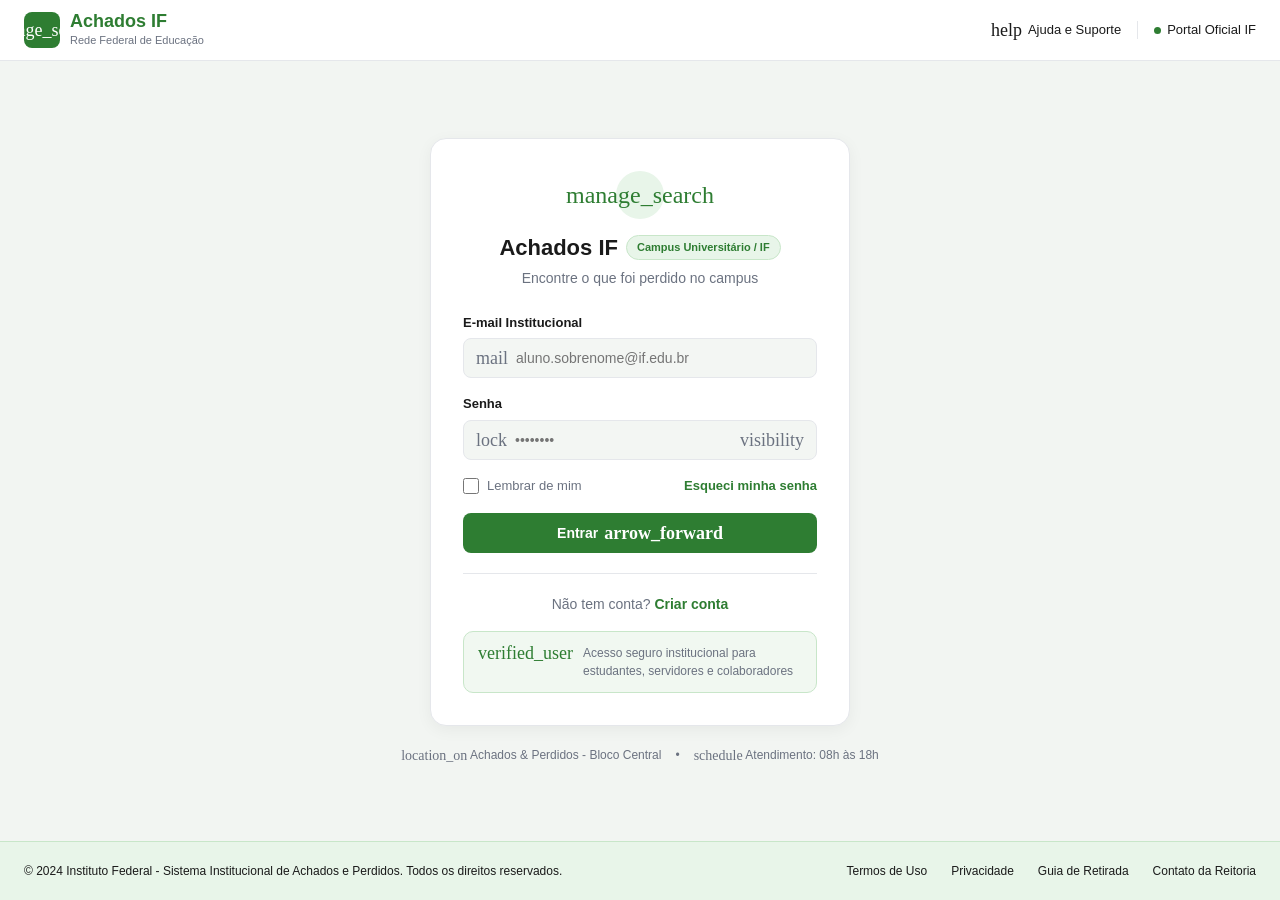
<file: achados-if/index.html>
<!DOCTYPE html>
<html lang="pt-BR">
<head>
    <meta charset="UTF-8">
    <!-- Página de entrada: redireciona direto para o login -->
    <meta http-equiv="refresh" content="0; url=login.html">
    <title>Achados IF</title>
</head>
<body>
    <p>Redirecionando para o <a href="login.html">login</a>...</p>
</body>
</html>
</file>
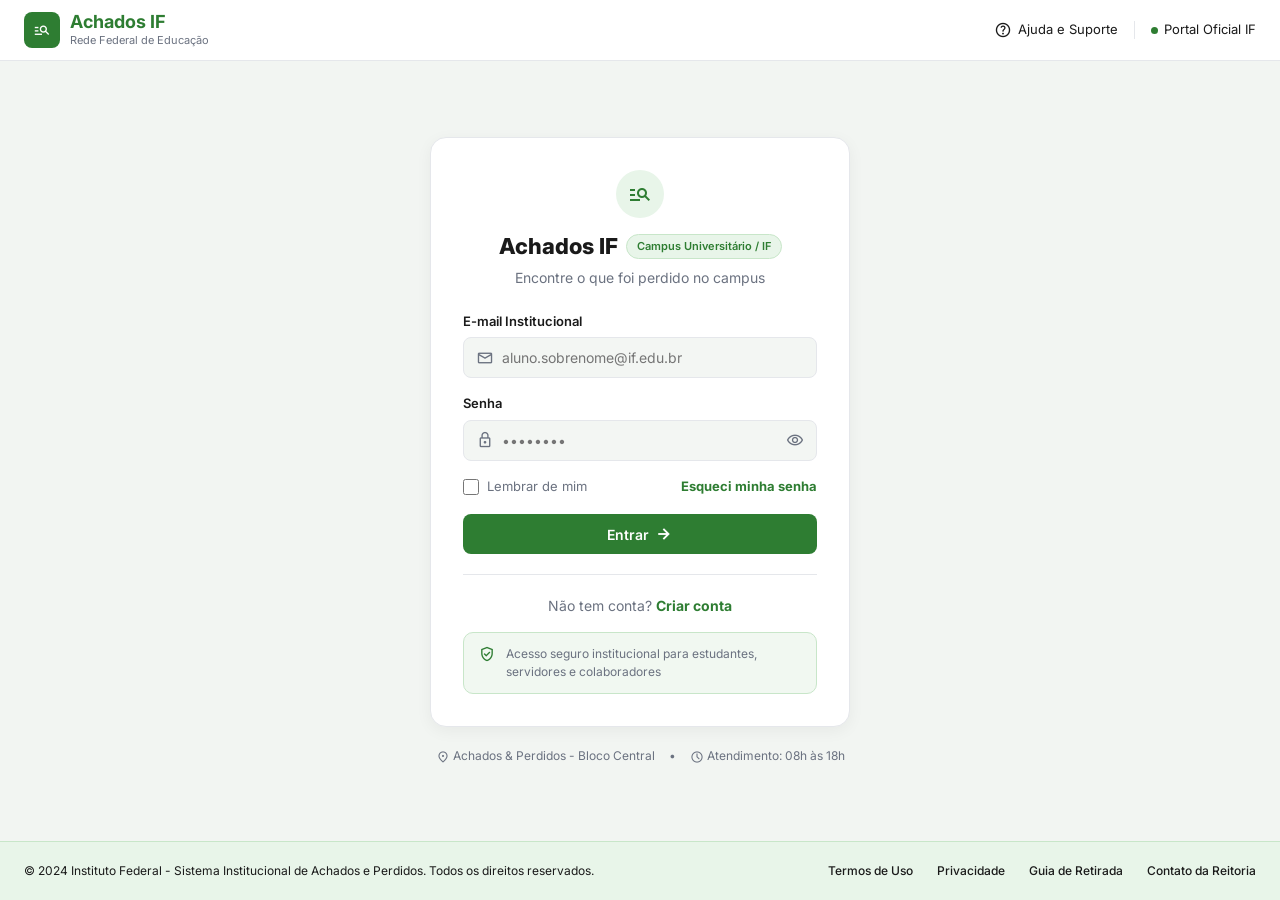
<file: achados-if/cadastrar-item.html>
<!DOCTYPE html>
<html lang="pt-BR">
<head>
    <meta charset="UTF-8">
    <meta name="viewport" content="width=device-width, initial-scale=1.0">
    <title>Cadastrar item - Achados IF</title>

    <!-- Fonte Inter e ícones do Google -->
    <link rel="stylesheet" href="https://fonts.googleapis.com/css2?family=Inter:wght@400;500;600;700;800&display=swap">
    <link rel="stylesheet" href="https://fonts.googleapis.com/css2?family=Material+Symbols+Outlined">

    <link rel="stylesheet" href="css/global.css">
    <link rel="stylesheet" href="css/cadastrar-item.css">
</head>
<body>

    <!-- ===== CABEÇALHO DO SISTEMA ===== -->
    <header class="cabecalho-sistema">
        <div class="logo">
            <div class="logo-icone"><span class="icone">manage_search</span></div>
            <div>
                <p class="logo-nome">Achados IF</p>
                <p class="logo-subtitulo">Rede Federal de Educação</p>
            </div>
        </div>

        <nav class="menu">
            <a href="inicio.html">Início</a>
            <a href="meus-itens.html">Meus itens</a>
            <a href="cadastrar-item.html" class="ativo">Cadastrar item</a>
        </nav>

        <div class="usuario">
            <div class="usuario-campus">
                <span class="icone">school</span> Campus Central - Aluno
            </div>
            <span class="usuario-avatar">AL</span>
            <a href="login.html"><span class="icone">logout</span> Sair</a>
        </div>
    </header>

    <!-- ===== CONTEÚDO PRINCIPAL ===== -->
    <main class="conteudo">

        <!-- Caminho da página + botão voltar -->
        <div class="caminho-barra">
            <p class="caminho">
                <a href="inicio.html"><span class="icone">home</span> Início</a>
                /
                <strong>Registrar novo pertence</strong>
            </p>
            <a href="inicio.html" class="botao botao-contorno botao-pequeno">
                <span class="icone">arrow_back</span> Voltar para listagem
            </a>
        </div>

        <section class="cartao cartao-formulario">

            <!-- Título do formulário -->
            <div class="formulario-topo">
                <h1><span class="formulario-icone"><span class="icone">add_box</span></span> <span id="titulo-pagina">Cadastrar item</span></h1>
                <p>Preencha as informações detalhadas para ajudar a comunidade a encontrar ou devolver este pertence no campus.</p>
            </div>

            <form id="form-item">

                <!-- Escolha da situação: Perdi / Achei -->
                <p class="rotulo">Selecione a situação do item <span class="obrigatorio">*</span></p>
                <div class="situacoes">
                    <label class="situacao">
                        <input type="radio" name="situacao" value="perdido">
                        <span class="situacao-icone situacao-laranja"><span class="icone">search</span></span>
                        <span>
                            <strong>Perdi um item</strong>
                            <small>Estou procurando algo que perdi no campus e quero alertar a comunidade.</small>
                        </span>
                    </label>

                    <label class="situacao">
                        <input type="radio" name="situacao" value="encontrado" checked>
                        <span class="situacao-icone"><span class="icone">front_hand</span></span>
                        <span>
                            <strong>Achei um item</strong>
                            <small>Encontrei um pertence e quero registrar para devolução segura ao proprietário.</small>
                        </span>
                    </label>
                </div>

                <hr class="linha">

                <div class="campo">
                    <label for="titulo">Título do item <span class="obrigatorio">*</span></label>
                    <input type="text" id="titulo" class="entrada"
                        placeholder="ex.: Garrafa térmica azul com adesivo, Chaveiro com 3 chaves, Calculadora Casio fx-82MS">
                </div>

                <div class="campos-lado-a-lado">
                    <div class="campo">
                        <label for="categoria">Categoria <span class="obrigatorio">*</span></label>
                        <select id="categoria" class="entrada">
                            <option value="">Selecione uma categoria</option>
                            <option>Eletrônicos</option>
                            <option>Documentos</option>
                            <option>Roupas</option>
                            <option>Material escolar</option>
                            <option>Outros</option>
                        </select>
                    </div>

                    <div class="campo">
                        <label for="data">Data do ocorrido / encontro <span class="obrigatorio">*</span></label>
                        <input type="date" id="data" class="entrada">
                    </div>
                </div>

                <div class="campo">
                    <label for="local">Local no Campus <span class="obrigatorio">*</span></label>
                    <input type="text" id="local" class="entrada"
                        placeholder="ex.: Biblioteca Central - mesas individuais, Bloco B Sala 12, Cantina/Pátio Central">
                    <small class="campo-ajuda">Inclua detalhes como bloco, andar, sala ou ponto de referência específico.</small>
                </div>

                <div class="campo">
                    <label for="descricao">Descrição detalhada <span class="obrigatorio">*</span></label>
                    <textarea id="descricao" class="entrada" rows="4"
                        placeholder="Descreva características marcantes, marcas, arranhões, cor exata, tamanho, adesivos colados ou qualquer detalhe específico que comprove a titularidade na hora da retirada..."></textarea>
                </div>

                <!-- Envio de foto -->
                <div class="campo">
                    <label>Foto do item <small class="recomendado">(Recomendado)</small></label>
                    <div class="envio-foto">
                        <span class="envio-icone"><span class="icone">photo_camera</span></span>
                        <strong>Arraste ou clique para enviar uma foto</strong>
                        <p id="texto-foto">Formatos aceitos: JPG, PNG até 1MB. Fotos nítidas facilitam muito a identificação do dono.</p>
                        <label for="foto" class="botao botao-contorno botao-pequeno">
                            <span class="icone">upload_file</span> Selecionar arquivo do dispositivo
                        </label>
                        <input type="file" id="foto" accept="image/png, image/jpeg" hidden>
                    </div>
                </div>

                <!-- Orientações -->
                <div class="aviso aviso-orientacoes">
                    <span class="formulario-icone"><span class="icone">shield</span></span>
                    <p>
                        <strong>Orientações de Segurança Institucional</strong>
                        Pertences de alto valor ou documentos pessoais encontrados devem ser entregues preferencialmente na
                        Central de Achados e Perdidos (Bloco Central, Sala 104). Nossa equipe emitirá um protocolo seguro de custódia.
                    </p>
                </div>

                <hr class="linha">

                <!-- Botões finais -->
                <div class="formulario-botoes">
                    <a href="inicio.html" class="botao botao-contorno">Cancelar</a>
                    <button type="submit" class="botao botao-principal"><span class="icone">check_circle</span> Salvar</button>
                </div>
            </form>
        </section>
    </main>

    <!-- ===== RODAPÉ ===== -->
    <footer class="rodape">
        <div>
            <p class="rodape-titulo">Instituto Federal de Educação, Ciência e Tecnologia</p>
            <p>© 2024 Instituto Federal - Sistema Institucional de Achados e Perdidos. Todos os direitos reservados.</p>
        </div>
        <nav class="rodape-links">
            <a href="#">Termos de Uso</a>
            <a href="#">Privacidade</a>
            <a href="#">Guia de Retirada</a>
            <a href="#">Contato da Reitoria</a>
        </nav>
    </footer>

    <!-- JavaScript: primeiro o comum (usado por todas as páginas), depois o da página -->
    <script src="js/comum.js"></script>
    <script src="js/cadastrar-item.js"></script>

</body>
</html>
</file>
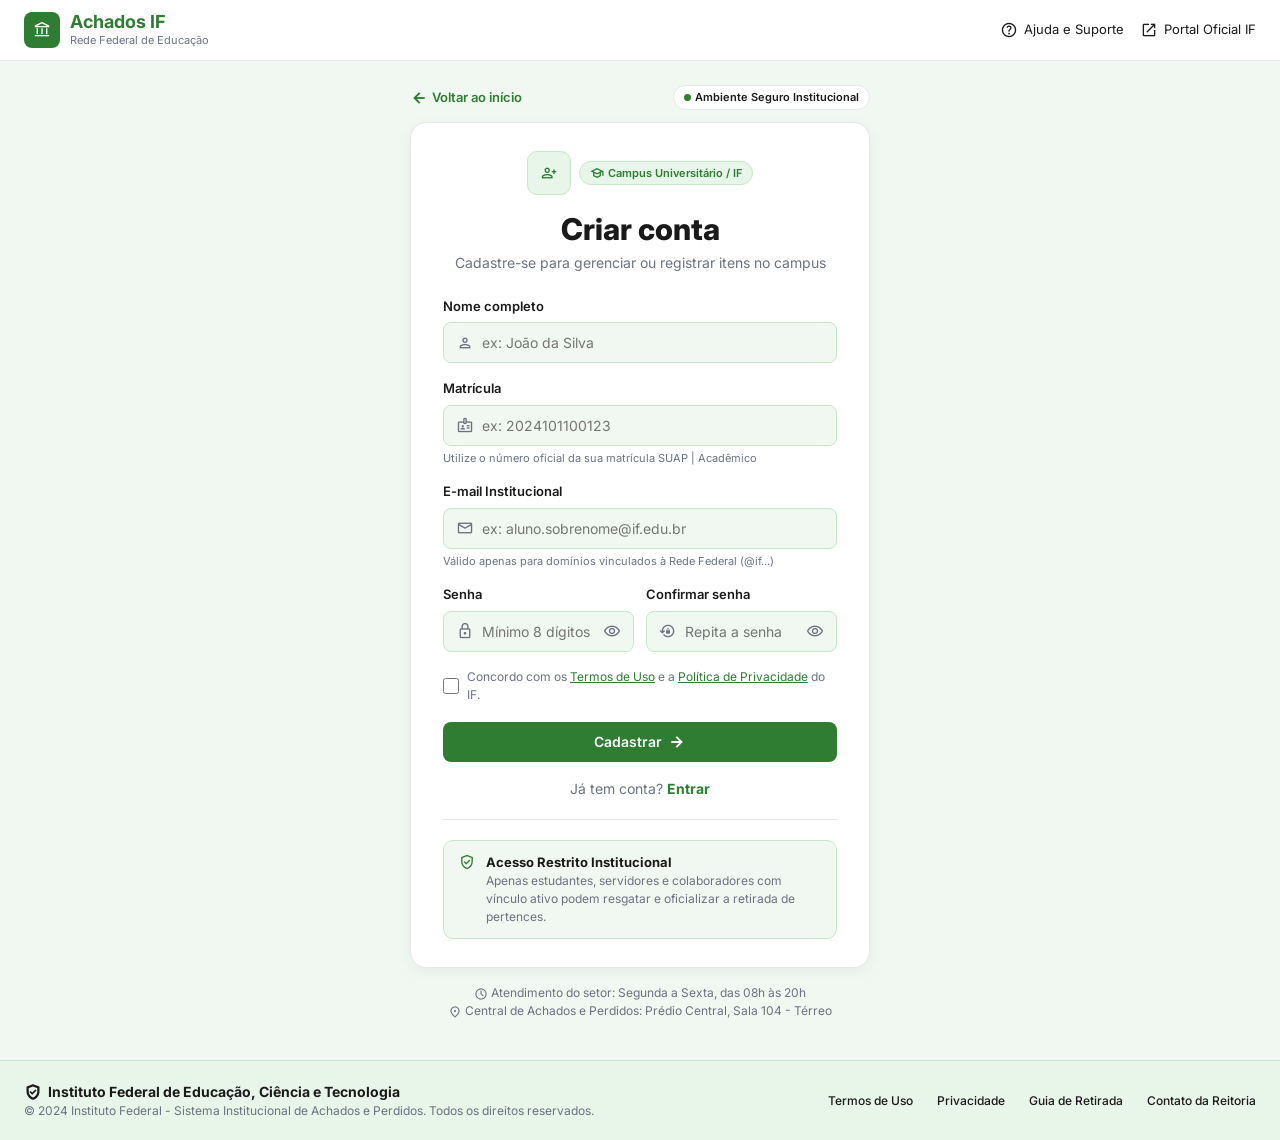
<file: achados-if/cadastro.html>
<!DOCTYPE html>
<html lang="pt-BR">
<head>
    <meta charset="UTF-8">
    <meta name="viewport" content="width=device-width, initial-scale=1.0">
    <title>Criar conta - Achados IF</title>

    <!-- Fonte Inter e ícones do Google -->
    <link rel="stylesheet" href="https://fonts.googleapis.com/css2?family=Inter:wght@400;500;600;700;800&display=swap">
    <link rel="stylesheet" href="https://fonts.googleapis.com/css2?family=Material+Symbols+Outlined">

    <link rel="stylesheet" href="css/global.css">
    <link rel="stylesheet" href="css/cadastro.css">
</head>
<body>

    <!-- ===== CABEÇALHO ===== -->
    <header class="cabecalho-publico">
        <div class="logo">
            <div class="logo-icone"><span class="icone">account_balance</span></div>
            <div>
                <p class="logo-nome">Achados IF</p>
                <p class="logo-subtitulo">Rede Federal de Educação</p>
            </div>
        </div>

        <nav class="cabecalho-links">
            <a href="#"><span class="icone">help</span> Ajuda e Suporte</a>
            <a href="#"><span class="icone">open_in_new</span> Portal Oficial IF</a>
        </nav>
    </header>

    <!-- ===== CONTEÚDO PRINCIPAL ===== -->
    <main class="conteudo area-cadastro">

        <!-- Linha acima do cartão -->
        <div class="cadastro-barra">
            <a href="login.html" class="voltar"><span class="icone">arrow_back</span> Voltar ao início</a>
            <span class="etiqueta etiqueta-branca"><span class="ponto-verde"></span> Ambiente Seguro Institucional</span>
        </div>

        <section class="cartao cartao-cadastro">

            <!-- Topo do cartão -->
            <div class="cadastro-topo">
                <div class="cadastro-icones">
                    <div class="cadastro-icone"><span class="icone">person_add</span></div>
                    <span class="etiqueta"><span class="icone">school</span> Campus Universitário / IF</span>
                </div>
                <h1 class="cadastro-titulo">Criar conta</h1>
                <p class="cadastro-subtitulo">Cadastre-se para gerenciar ou registrar itens no campus</p>
            </div>

            <!-- Formulário de cadastro -->
            <form action="inicio.html">

                <div class="campo">
                    <label for="nome">Nome completo</label>
                    <div class="campo-caixa">
                        <span class="icone">person</span>
                        <input type="text" id="nome" placeholder="ex: João da Silva">
                    </div>
                </div>

                <div class="campo">
                    <label for="matricula">Matrícula</label>
                    <div class="campo-caixa">
                        <span class="icone">badge</span>
                        <input type="text" id="matricula" placeholder="ex: 2024101100123">
                    </div>
                    <small class="campo-ajuda">Utilize o número oficial da sua matrícula SUAP | Acadêmico</small>
                </div>

                <div class="campo">
                    <label for="email">E-mail Institucional</label>
                    <div class="campo-caixa">
                        <span class="icone">mail</span>
                        <input type="email" id="email" placeholder="ex: aluno.sobrenome@if.edu.br">
                    </div>
                    <small class="campo-ajuda">Válido apenas para domínios vinculados à Rede Federal (@if...)</small>
                </div>

                <!-- Senha e confirmação lado a lado -->
                <div class="campos-lado-a-lado">
                    <div class="campo">
                        <label for="senha">Senha</label>
                        <div class="campo-caixa">
                            <span class="icone">lock</span>
                            <input type="password" id="senha" placeholder="Mínimo 8 dígitos">
                            <span class="icone">visibility</span>
                        </div>
                    </div>

                    <div class="campo">
                        <label for="confirmar-senha">Confirmar senha</label>
                        <div class="campo-caixa">
                            <span class="icone">lock_reset</span>
                            <input type="password" id="confirmar-senha" placeholder="Repita a senha">
                            <span class="icone">visibility</span>
                        </div>
                    </div>
                </div>

                <label class="termos">
                    <input type="checkbox" id="termos">
                    <span>Concordo com os <a href="#">Termos de Uso</a> e a <a href="#">Política de Privacidade</a> do IF.</span>
                </label>

                <button type="submit" class="botao botao-principal botao-largo">
                    Cadastrar <span class="icone">arrow_forward</span>
                </button>
            </form>

            <p class="texto-centro">Já tem conta? <a href="login.html"><strong>Entrar</strong></a></p>

            <hr class="linha">

            <div class="aviso">
                <span class="icone">verified_user</span>
                <p>
                    <strong>Acesso Restrito Institucional</strong>
                    Apenas estudantes, servidores e colaboradores com vínculo ativo podem
                    resgatar e oficializar a retirada de pertences.
                </p>
            </div>
        </section>

        <!-- Informações abaixo do cartão -->
        <div class="cadastro-info">
            <p><span class="icone">schedule</span> Atendimento do setor: Segunda a Sexta, das 08h às 20h</p>
            <p><span class="icone">location_on</span> Central de Achados e Perdidos: Prédio Central, Sala 104 - Térreo</p>
        </div>
    </main>

    <!-- ===== RODAPÉ ===== -->
    <footer class="rodape">
        <div>
            <p class="rodape-titulo"><span class="icone">verified_user</span> Instituto Federal de Educação, Ciência e Tecnologia</p>
            <p>© 2024 Instituto Federal - Sistema Institucional de Achados e Perdidos. Todos os direitos reservados.</p>
        </div>
        <nav class="rodape-links">
            <a href="#">Termos de Uso</a>
            <a href="#">Privacidade</a>
            <a href="#">Guia de Retirada</a>
            <a href="#">Contato da Reitoria</a>
        </nav>
    </footer>

    <!-- JavaScript: primeiro o comum (usado por todas as páginas), depois o da página -->
    <script src="js/comum.js"></script>
    <script src="js/cadastro.js"></script>

</body>
</html>
</file>
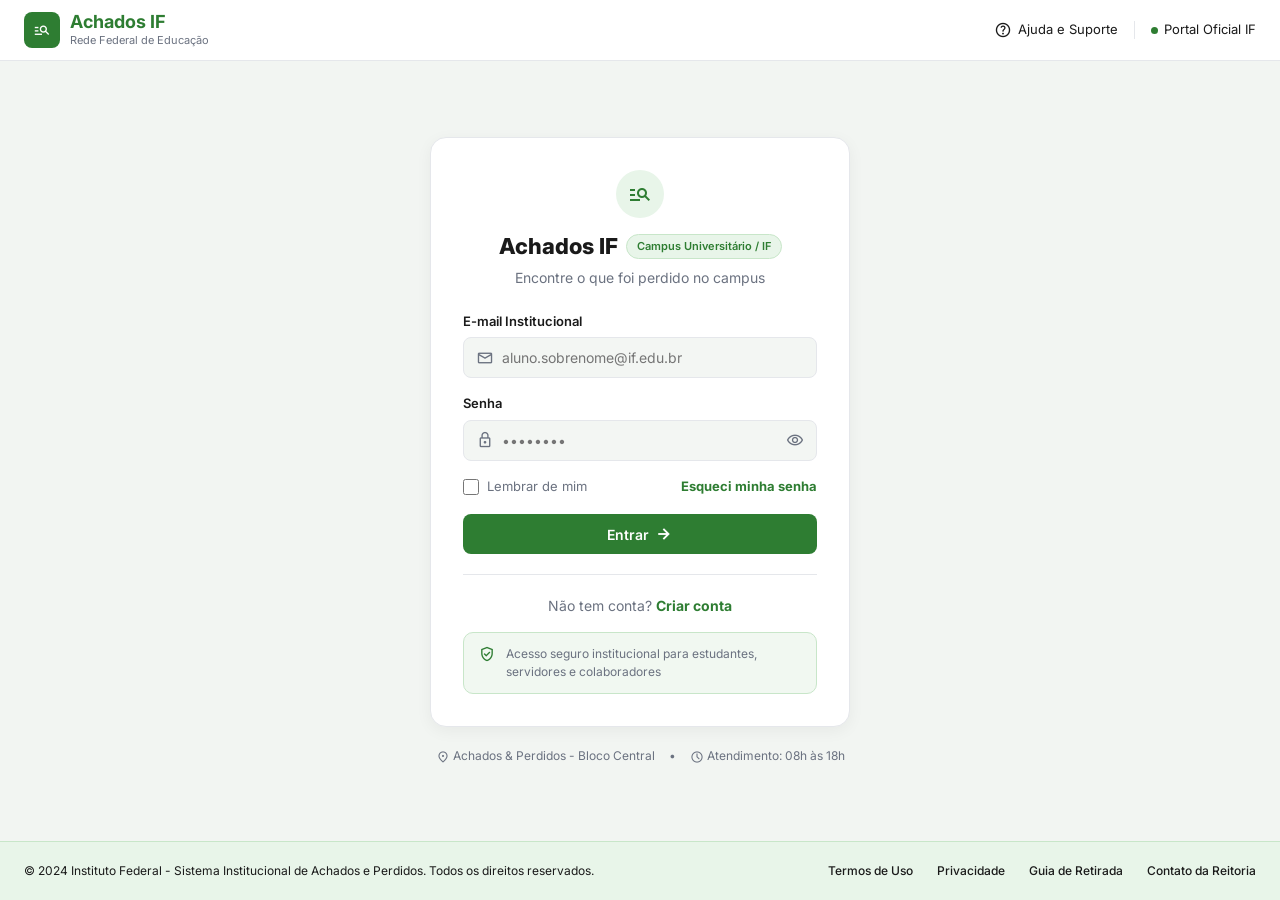
<file: achados-if/detalhes.html>
<!DOCTYPE html>
<html lang="pt-BR">
<head>
    <meta charset="UTF-8">
    <meta name="viewport" content="width=device-width, initial-scale=1.0">
    <title>Detalhes do item - Achados IF</title>

    <!-- Fonte Inter e ícones do Google -->
    <link rel="stylesheet" href="https://fonts.googleapis.com/css2?family=Inter:wght@400;500;600;700;800&display=swap">
    <link rel="stylesheet" href="https://fonts.googleapis.com/css2?family=Material+Symbols+Outlined">

    <link rel="stylesheet" href="css/global.css">
    <link rel="stylesheet" href="css/detalhes.css">
</head>
<body>

    <!-- ===== CABEÇALHO DO SISTEMA ===== -->
    <header class="cabecalho-sistema">
        <div class="logo">
            <div class="logo-icone"><span class="icone">manage_search</span></div>
            <div>
                <p class="logo-nome">Achados IF</p>
                <p class="logo-subtitulo">Rede Federal de Educação</p>
            </div>
        </div>

        <nav class="menu">
            <a href="inicio.html" class="ativo">Início</a>
            <a href="meus-itens.html">Meus itens</a>
            <a href="cadastrar-item.html"><span class="icone">add_circle</span> Cadastrar item</a>
        </nav>

        <div class="usuario">
            <div class="usuario-campus">
                <span class="icone">school</span> Campus Central - Aluno
            </div>
            <a href="login.html"><span class="icone">logout</span> Sair</a>
        </div>
    </header>

    <!-- ===== CONTEÚDO PRINCIPAL ===== -->
    <main class="conteudo">

        <a href="inicio.html" class="botao botao-contorno botao-voltar">
            <span class="icone">arrow_back</span> Voltar para listagem
        </a>

        <div class="detalhes">

            <!-- ===== COLUNA DA ESQUERDA: FOTOS ===== -->
            <section class="detalhes-fotos">
                <div class="cartao cartao-fotos">
                    <div class="foto-principal">
                        <img src="imagens/sem-foto.svg" alt="Foto do item" id="detalhe-foto">
                        <span class="etiqueta etiqueta-branca foto-selo"><span class="icone">verified</span> Registro Fotográfico Oficial</span>
                        <span class="foto-zoom"><span class="icone">zoom_in</span></span>
                    </div>

                    <div class="fotos-rodape">
                        <div class="miniaturas">
                            <img src="imagens/sem-foto.svg" alt="Miniatura do item" class="miniatura ativa" id="detalhe-miniatura">
                            <span class="miniatura miniatura-vazia"><span class="icone">photo_camera</span></span>
                        </div>
                        <div class="registro">
                            <p><span class="icone">schedule</span> Custódia permanente</p>
                            <p id="detalhe-registro"></p>
                        </div>
                    </div>
                </div>

                <div class="aviso">
                    <span class="icone">info</span>
                    <p>
                        <strong>Inspeção física realizada</strong>
                        O objeto foi catalogado e encontra-se devidamente higienizado e armazenado
                        em armário fechado da sala de coordenação.
                    </p>
                </div>
            </section>

            <!-- ===== COLUNA DA DIREITA: INFORMAÇÕES ===== -->
            <section class="cartao detalhes-info">

                <div class="etiquetas">
                    <!-- Os elementos com id="detalhe-..." são preenchidos pelo js/detalhes.js -->
                    <span id="detalhe-situacao"></span>
                    <span class="etiqueta" id="detalhe-categoria"></span>
                    <span class="etiqueta etiqueta-aguardando" id="detalhe-estado"></span>
                </div>

                <h1 class="item-titulo" id="detalhe-titulo"></h1>
                <p class="item-texto" id="detalhe-descricao"></p>

                <!-- Quadro de informações -->
                <div class="info-grade">
                    <div class="info-caixa">
                        <span class="icone">label</span>
                        <div><small>Categoria</small><strong id="detalhe-categoria-caixa"></strong></div>
                    </div>
                    <div class="info-caixa">
                        <span class="icone">location_on</span>
                        <div><small>Local no campus</small><strong id="detalhe-local"></strong></div>
                    </div>
                    <div class="info-caixa">
                        <span class="icone">calendar_today</span>
                        <div><small>Data do ocorrido</small><strong id="detalhe-data"></strong></div>
                    </div>
                    <div class="info-caixa">
                        <span class="icone">person</span>
                        <div>
                            <small>Cadastrado por</small>
                            <strong id="detalhe-dono"></strong>
                        </div>
                    </div>
                    <div class="info-caixa info-caixa-larga">
                        <span class="icone">apartment</span>
                        <div>
                            <small>Local de retirada / custódia física</small>
                            <strong>Central de Achados e Perdidos</strong>
                            <small>Bloco Central, Sala 104 • Horário de atendimento: 08h às 18h</small>
                        </div>
                    </div>
                </div>

                <!-- Botões de ação -->
                <a href="#" class="botao botao-principal botao-largo" id="botao-contato">
                    <span class="icone">chat</span> Entrar em contato
                </a>
                <a href="#" class="botao botao-contorno botao-largo" id="botao-reivindicar">
                    <span class="icone">back_hand</span> Reivindicar posse deste item
                </a>

                <div class="aviso aviso-retirada">
                    <span class="icone">verified_user</span>
                    <p>
                        <strong>Instrução para retirada:</strong>
                        Para retirar o item, apresente documento com foto e comprove
                        posse (ou características específicas) na Sala 104.
                    </p>
                </div>
            </section>
        </div>
    </main>

    <!-- ===== RODAPÉ ===== -->
    <footer class="rodape">
        <div>
            <p class="rodape-titulo"><span class="icone">verified_user</span> Instituto Federal de Educação, Ciência e Tecnologia</p>
            <p>© 2024 Instituto Federal - Sistema Institucional de Achados e Perdidos. Todos os direitos reservados.</p>
        </div>
        <nav class="rodape-links">
            <a href="#">Termos de Uso</a>
            <a href="#">Privacidade</a>
            <a href="#">Guia de Retirada</a>
            <a href="#">Contato da Reitoria</a>
        </nav>
    </footer>

    <!-- JavaScript: primeiro o comum (usado por todas as páginas), depois o da página -->
    <script src="js/comum.js"></script>
    <script src="js/detalhes.js"></script>

</body>
</html>
</file>
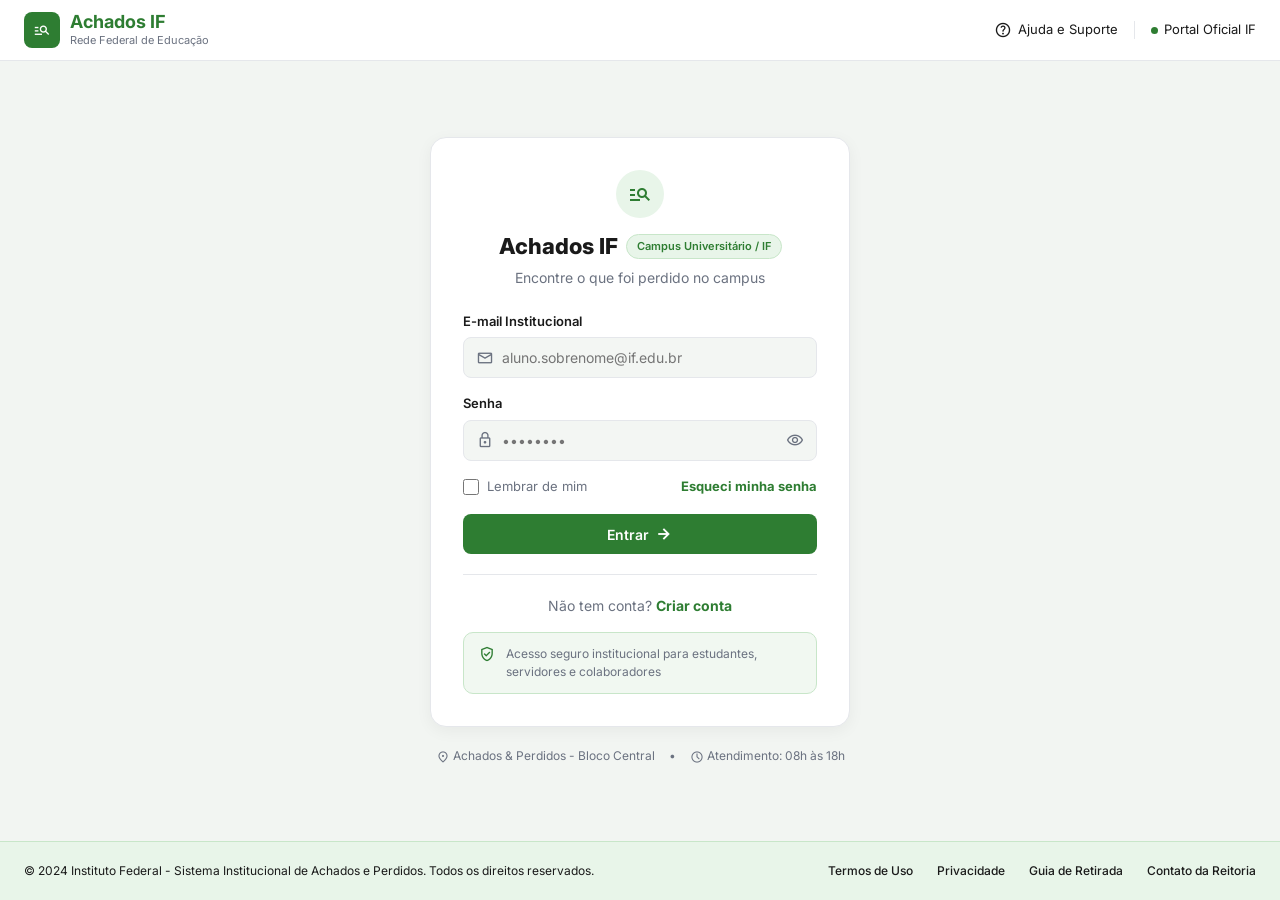
<file: achados-if/inicio.html>
<!DOCTYPE html>
<html lang="pt-BR">
<head>
    <meta charset="UTF-8">
    <meta name="viewport" content="width=device-width, initial-scale=1.0">
    <title>Início - Achados IF</title>

    <!-- Fonte Inter e ícones do Google -->
    <link rel="stylesheet" href="https://fonts.googleapis.com/css2?family=Inter:wght@400;500;600;700;800&display=swap">
    <link rel="stylesheet" href="https://fonts.googleapis.com/css2?family=Material+Symbols+Outlined">

    <link rel="stylesheet" href="css/global.css">
    <link rel="stylesheet" href="css/inicio.css">
</head>
<body>

    <!-- ===== CABEÇALHO DO SISTEMA ===== -->
    <header class="cabecalho-sistema">
        <div class="logo">
            <div class="logo-icone"><span class="icone">manage_search</span></div>
            <div>
                <p class="logo-nome">Achados IF</p>
                <p class="logo-subtitulo">Rede Federal de Educação</p>
            </div>
        </div>

        <nav class="menu">
            <a href="inicio.html" class="ativo"><span class="icone">home</span> Início</a>
            <a href="meus-itens.html"><span class="icone">inventory_2</span> Meus itens</a>
            <a href="cadastrar-item.html"><span class="icone">add_circle</span> Cadastrar item</a>
        </nav>

        <div class="usuario">
            <div class="usuario-campus">
                <span class="icone">school</span> Campus Central - Aluno
            </div>
            <a href="login.html"><span class="icone">logout</span> Sair</a>
        </div>
    </header>

    <!-- ===== CONTEÚDO PRINCIPAL ===== -->
    <main class="conteudo">

        <!-- Título da página -->
        <section class="pagina-topo">
            <div>
                <span class="etiqueta"><span class="icone">verified_user</span> Central de Custódia e Devolução Acadêmica</span>
                <h1 class="pagina-titulo">Recuperação de Pertences</h1>
                <p class="pagina-descricao">
                    Consulte a lista institucional de bens perdidos ou encontrados em todos os blocos,
                    auditórios e laboratórios do Instituto Federal.
                </p>
            </div>
            <span class="etiqueta etiqueta-branca"><span class="icone">schedule</span> Central: Seg a Sex, 08h às 20h</span>
        </section>

        <!-- Barra de busca -->
        <form class="busca" id="form-busca">
            <span class="icone">search</span>
            <input type="text" id="campo-busca" placeholder="Buscar item por nome, descrição ou local...">
            <button type="submit" class="botao botao-principal">Buscar <span class="icone">arrow_forward</span></button>
        </form>

        <!-- Filtros -->
        <section class="filtros">
            <span class="filtros-rotulo">Status:</span>
            <!-- data-status / data-categoria dizem ao JavaScript o que cada filtro faz -->
            <a href="#" class="filtro ativo" data-status="todos">Todos</a>
            <a href="#" class="filtro" data-status="perdido">Perdidos</a>
            <a href="#" class="filtro" data-status="encontrado">Encontrados</a>

            <span class="divisor-vertical"></span>

            <a href="#" class="filtro ativo" data-categoria="todas">Todas categorias</a>
            <a href="#" class="filtro" data-categoria="Eletrônicos">Eletrônicos</a>
            <a href="#" class="filtro" data-categoria="Documentos">Documentos</a>
            <a href="#" class="filtro" data-categoria="Roupas">Roupas</a>
            <a href="#" class="filtro" data-categoria="Material escolar">Material escolar</a>
            <a href="#" class="filtro" data-categoria="Outros">Outros</a>

            <span class="total-itens" id="total-itens"></span>
        </section>

        <!-- ===== GRADE DE ITENS =====
             Começa vazia: o js/inicio.js cria um card para cada item salvo. -->
        <section class="grade-itens" id="grade-itens"></section>

        <!-- Botões abaixo da grade -->
        <section class="mais-itens">
            <a href="cadastrar-item.html" class="botao botao-principal botao-redondo"><span class="icone">add</span> Cadastrar item</a>
            <p id="contagem"></p>
        </section>
    </main>

    <!-- Faixa da Central de Achados e Perdidos -->
    <section class="faixa-central">
        <div class="faixa-texto">
            <span class="icone">location_on</span>
            <div>
                <strong>Central de Achados e Perdidos: Prédio Central, Sala 104 - Térreo</strong>
                <p>Atendimento presencial para identificação e retirada. Segunda a Sexta, das 08h às 20h.</p>
            </div>
        </div>
        <div class="faixa-botoes">
            <a href="#" class="botao">Guia de Retirada</a>
            <a href="#" class="botao botao-escuro">Contatar Coordenação</a>
        </div>
    </section>

    <!-- ===== RODAPÉ ===== -->
    <footer class="rodape">
        <div class="rodape-logo">
            <span class="logo-icone"><span class="icone">manage_search</span></span>
            <strong>Achados IF</strong>
            <p>© 2024 Instituto Federal - Sistema Institucional de Achados e Perdidos. Todos os direitos reservados.</p>
        </div>
        <nav class="rodape-links">
            <a href="#">Termos de Uso</a>
            <a href="#">Privacidade</a>
            <a href="#">Guia de Retirada</a>
            <a href="#">Contato da Reitoria</a>
        </nav>
    </footer>

    <!-- JavaScript: primeiro o comum (usado por todas as páginas), depois o da página -->
    <script src="js/comum.js"></script>
    <script src="js/inicio.js"></script>

</body>
</html>
</file>
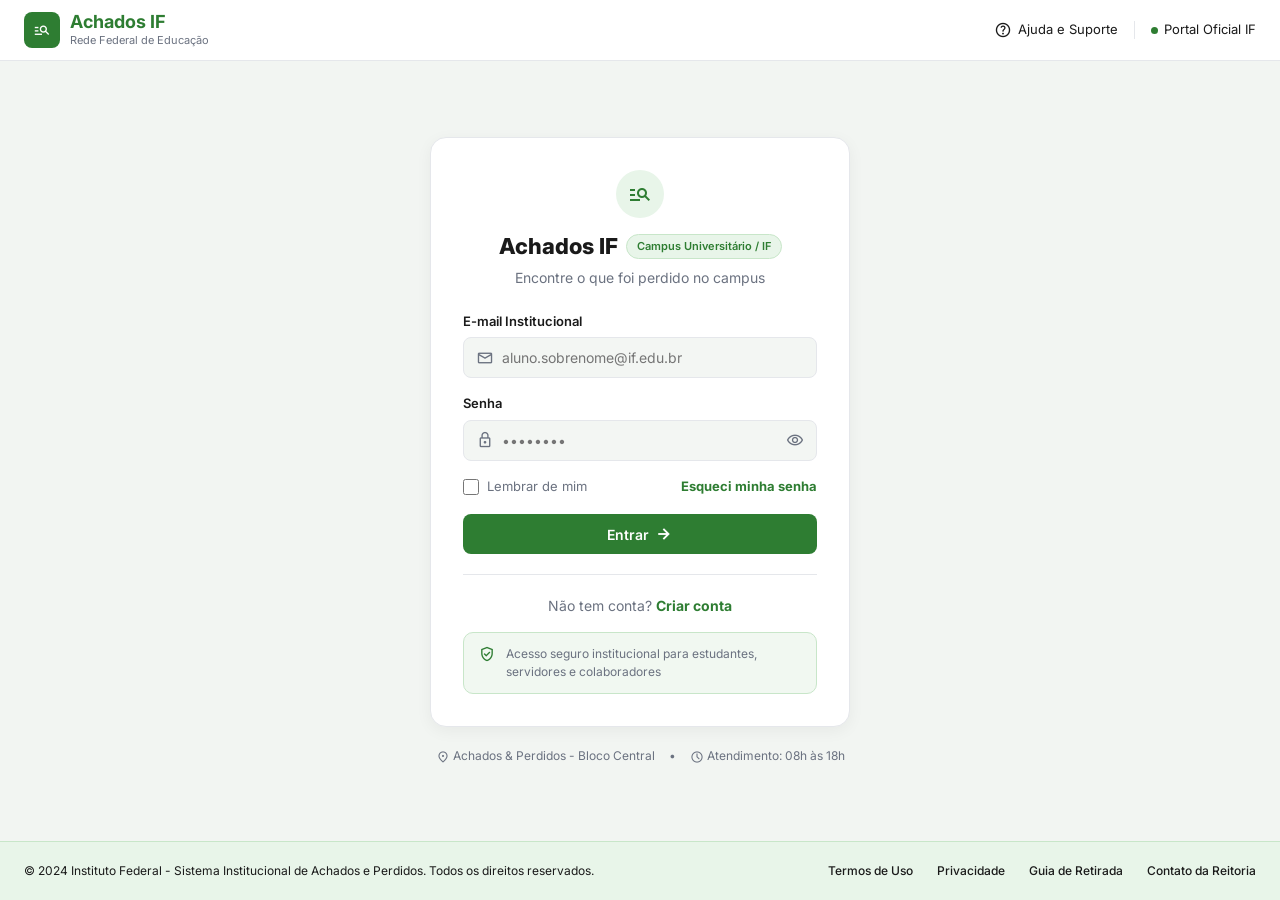
<file: achados-if/login.html>
<!DOCTYPE html>
<html lang="pt-BR">
<head>
    <meta charset="UTF-8">
    <meta name="viewport" content="width=device-width, initial-scale=1.0">
    <title>Entrar - Achados IF</title>

    <!-- Fonte Inter e ícones do Google -->
    <link rel="stylesheet" href="https://fonts.googleapis.com/css2?family=Inter:wght@400;500;600;700;800&display=swap">
    <link rel="stylesheet" href="https://fonts.googleapis.com/css2?family=Material+Symbols+Outlined">

    <!-- Estilos: primeiro o global, depois o da página -->
    <link rel="stylesheet" href="css/global.css">
    <link rel="stylesheet" href="css/login.css">
</head>
<body>

    <!-- ===== CABEÇALHO ===== -->
    <header class="cabecalho-publico">
        <div class="logo">
            <div class="logo-icone"><span class="icone">manage_search</span></div>
            <div>
                <p class="logo-nome">Achados IF</p>
                <p class="logo-subtitulo">Rede Federal de Educação</p>
            </div>
        </div>

        <nav class="cabecalho-links">
            <a href="#"><span class="icone">help</span> Ajuda e Suporte</a>
            <span class="divisor-vertical"></span>
            <a href="#"><span class="ponto-verde"></span> Portal Oficial IF</a>
        </nav>
    </header>

    <!-- ===== CONTEÚDO PRINCIPAL ===== -->
    <main class="conteudo area-login">

        <section class="cartao cartao-login">

            <!-- Topo do cartão -->
            <div class="login-topo">
                <div class="login-icone"><span class="icone">manage_search</span></div>
                <h1 class="login-titulo">
                    Achados IF
                    <span class="etiqueta">Campus Universitário / IF</span>
                </h1>
                <p class="login-subtitulo">Encontre o que foi perdido no campus</p>
            </div>

            <!-- Formulário de login -->
            <form action="inicio.html">

                <div class="campo">
                    <label for="email">E-mail Institucional</label>
                    <div class="campo-caixa">
                        <span class="icone">mail</span>
                        <input type="email" id="email" placeholder="aluno.sobrenome@if.edu.br">
                    </div>
                </div>

                <div class="campo">
                    <label for="senha">Senha</label>
                    <div class="campo-caixa">
                        <span class="icone">lock</span>
                        <input type="password" id="senha" placeholder="••••••••">
                        <span class="icone">visibility</span>
                    </div>
                </div>

                <div class="login-opcoes">
                    <label class="lembrar">
                        <input type="checkbox"> Lembrar de mim
                    </label>
                    <a href="#" class="link-forte">Esqueci minha senha</a>
                </div>

                <button type="submit" class="botao botao-principal botao-largo">
                    Entrar <span class="icone">arrow_forward</span>
                </button>
            </form>

            <hr class="linha">

            <p class="texto-centro">
                Não tem conta? <a href="cadastro.html" class="link-forte">Criar conta</a>
            </p>

            <div class="aviso">
                <span class="icone">verified_user</span>
                <p>Acesso seguro institucional para estudantes, servidores e colaboradores</p>
            </div>
        </section>

        <!-- Informações abaixo do cartão -->
        <div class="login-info">
            <span><span class="icone">location_on</span> Achados &amp; Perdidos - Bloco Central</span>
            <span>•</span>
            <span><span class="icone">schedule</span> Atendimento: 08h às 18h</span>
        </div>
    </main>

    <!-- ===== RODAPÉ ===== -->
    <footer class="rodape">
        <p>© 2024 Instituto Federal - Sistema Institucional de Achados e Perdidos. Todos os direitos reservados.</p>
        <nav class="rodape-links">
            <a href="#">Termos de Uso</a>
            <a href="#">Privacidade</a>
            <a href="#">Guia de Retirada</a>
            <a href="#">Contato da Reitoria</a>
        </nav>
    </footer>

    <!-- JavaScript: primeiro o comum (usado por todas as páginas), depois o da página -->
    <script src="js/comum.js"></script>
    <script src="js/login.js"></script>

</body>
</html>
</file>
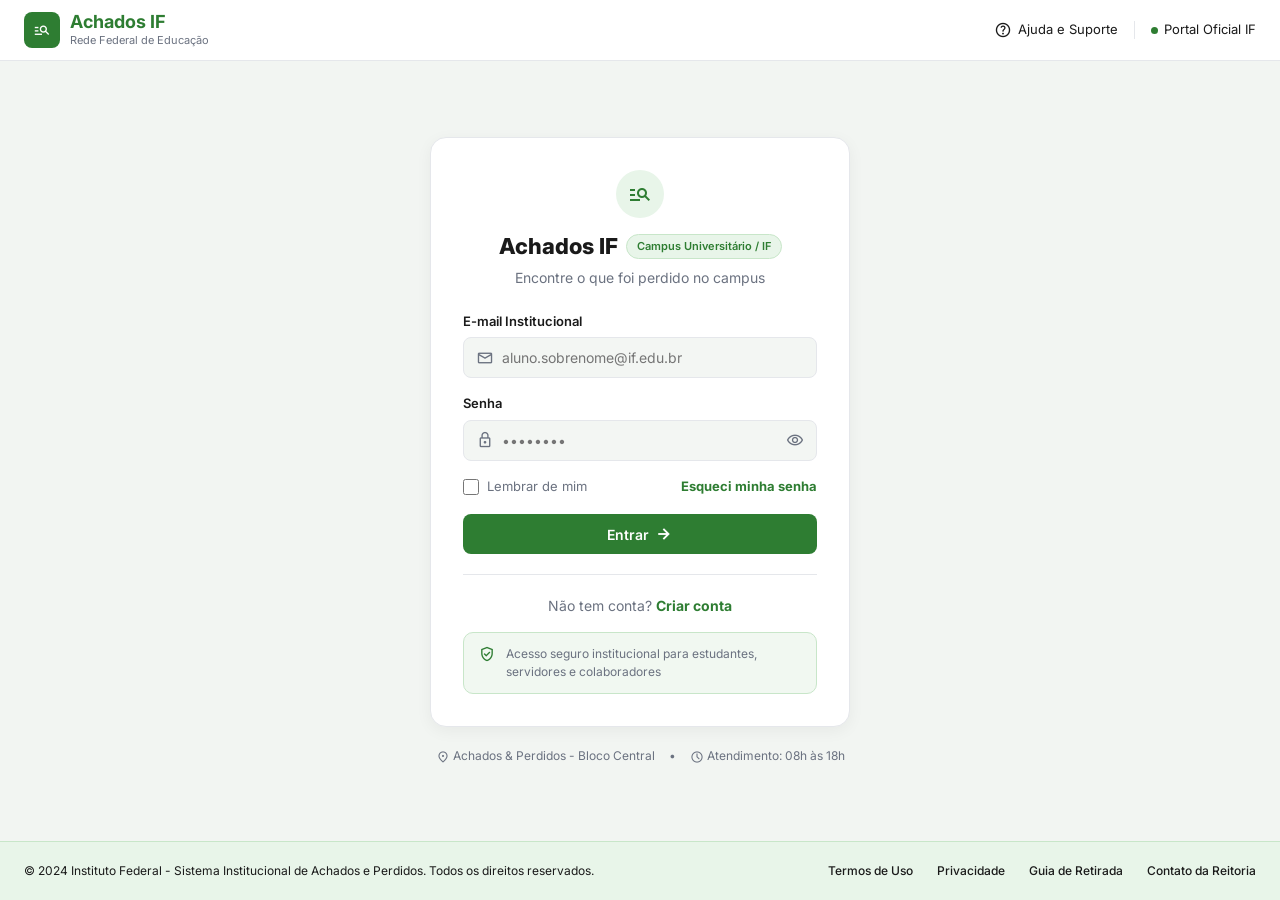
<file: achados-if/meus-itens.html>
<!DOCTYPE html>
<html lang="pt-BR">
<head>
    <meta charset="UTF-8">
    <meta name="viewport" content="width=device-width, initial-scale=1.0">
    <title>Meus itens - Achados IF</title>

    <!-- Fonte Inter e ícones do Google -->
    <link rel="stylesheet" href="https://fonts.googleapis.com/css2?family=Inter:wght@400;500;600;700;800&display=swap">
    <link rel="stylesheet" href="https://fonts.googleapis.com/css2?family=Material+Symbols+Outlined">

    <link rel="stylesheet" href="css/global.css">
    <link rel="stylesheet" href="css/meus-itens.css">
</head>
<body>

    <!-- ===== CABEÇALHO DO SISTEMA ===== -->
    <header class="cabecalho-sistema">
        <div class="logo">
            <div class="logo-icone"><span class="icone">manage_search</span></div>
            <div>
                <p class="logo-nome">Achados IF</p>
                <p class="logo-subtitulo">Rede Federal de Educação</p>
            </div>
        </div>

        <nav class="menu">
            <a href="inicio.html"><span class="icone">home</span> Início</a>
            <a href="meus-itens.html" class="ativo"><span class="icone">inventory_2</span> Meus itens</a>
            <a href="cadastrar-item.html"><span class="icone">add_circle</span> Cadastrar item</a>
        </nav>

        <div class="usuario">
            <span class="usuario-avatar">AL</span>
            <div>
                <strong>Campus Central</strong>
                <p class="usuario-tipo">Aluno(a)</p>
            </div>
            <a href="login.html"><span class="icone">logout</span></a>
        </div>
    </header>

    <!-- ===== CONTEÚDO PRINCIPAL ===== -->
    <main class="conteudo">

        <!-- Título da página -->
        <section class="pagina-topo">
            <div>
                <span class="etiqueta"><span class="icone">verified_user</span> Central de Custódia e Devolução Acadêmica</span>
                <h1 class="pagina-titulo">Meus itens</h1>
                <p class="pagina-descricao">Itens que você cadastrou no sistema institucional de achados e perdidos.</p>
            </div>
            <a href="cadastrar-item.html" class="botao botao-principal"><span class="icone">add</span> Cadastrar item</a>
        </section>

        <section class="cartao lista-cartao">

            <!-- Abas + busca -->
            <div class="lista-topo">
                <div class="abas">
                    <a href="#" class="aba ativa" data-aba="ativos">Ativos <span class="contador" id="contador-ativos">0</span></a>
                    <a href="#" class="aba" data-aba="devolvidos">Devolvidos <span class="contador" id="contador-devolvidos">0</span></a>
                </div>
                <div class="busca-pequena">
                    <span class="icone">search</span>
                    <input type="text" id="busca-meus-itens" placeholder="Buscar entre meus registros...">
                </div>
            </div>

            <!-- ===== LISTA DE ITENS =====
                 Começa vazia: o js/meus-itens.js cria uma linha para cada item seu. -->
            <div id="lista-itens"></div>
        </section>

        <!-- Diretrizes -->
        <div class="aviso aviso-diretrizes">
            <span class="aviso-icone"><span class="icone">verified_user</span></span>
            <p>
                <strong>Diretrizes de Custódia e Arquivamento</strong>
                Encontrou o dono ou recuperou seu bem? Clique em "Marcar como devolvido" para retirar o item do catálogo
                público e arquivar o registro no campus com validade institucional. Para itens com mais de 30 dias sem
                identificação, procure o setor de apoio acadêmico.
            </p>
        </div>
    </main>

    <!-- ===== RODAPÉ ===== -->
    <footer class="rodape">
        <div class="rodape-logo">
            <strong>Achados<br>IF</strong>
            <p>© 2024 Instituto Federal - Sistema Institucional de Achados e Perdidos. Todos os direitos reservados.</p>
        </div>
        <nav class="rodape-links">
            <a href="#">Termos de Uso</a>
            <a href="#">Privacidade</a>
            <a href="#">Guia de Retirada</a>
            <a href="#">Contato da Reitoria</a>
        </nav>
    </footer>


    <!-- =========================================================
         JANELA (MODAL) DE EXCLUSÃO
         Ela fica escondida. Quando o endereço termina em
         "#modal-excluir", o CSS (:target) mostra a janela.
         Os botões "Cancelar" e "X" apontam para "#", fechando-a.
         ========================================================= -->
    <div id="modal-excluir" class="modal-fundo">
        <div class="modal">
            <div class="modal-topo">
                <span class="modal-alerta"><span class="icone">warning</span></span>
                <div>
                    <h2>Excluir item</h2>
                    <p class="modal-pergunta">Tem certeza que deseja excluir este item?</p>
                </div>
                <a href="#" class="modal-fechar"><span class="icone">close</span></a>
            </div>

            <p class="modal-texto">
                Esta ação removerá o registro do catálogo institucional de achados e perdidos e não poderá ser desfeita.
            </p>

            <div class="modal-item">
                <span class="icone">headphones</span>
                <div>
                    <strong id="modal-nome"></strong>
                    <small id="modal-data"></small>
                </div>
            </div>

            <div class="modal-botoes">
                <a href="#" class="botao botao-contorno">Cancelar</a>
                <a href="#" class="botao botao-perigo" id="confirmar-exclusao"><span class="icone">delete</span> Excluir</a>
            </div>
        </div>
    </div>

    <!-- JavaScript: primeiro o comum (usado por todas as páginas), depois o da página -->
    <script src="js/comum.js"></script>
    <script src="js/meus-itens.js"></script>

</body>
</html>
</file>
<file: achados-if/css/global.css>
/* =========================================================
   ACHADOS IF - ESTILO GLOBAL
   Este arquivo é usado por TODAS as páginas.
   Aqui ficam: cores, fontes, cabeçalho, rodapé, botões,
   campos de formulário e etiquetas (badges).
   ========================================================= */


/* ---------- 1. CORES DO SITE (variáveis) ----------
   Para mudar uma cor no site inteiro, basta alterar aqui. */
:root {
    --verde-principal: #2e7d32;   /* botões e cabeçalho */
    --verde-escuro: #1b5e20;      /* hover dos botões */
    --verde-claro: #e8f5e9;       /* fundos de destaque */
    --verde-fundo: #f1f8f1;       /* fundo das páginas */
    --verde-borda: #c8e6c9;       /* bordas esverdeadas */

    --laranja: #ef6c00;           /* status "Perdido" */
    --laranja-claro: #fff3e0;

    --vermelho: #d32f2f;          /* botão excluir */
    --vermelho-claro: #ffebee;

    --texto: #1a1a1a;             /* texto principal */
    --texto-cinza: #6b7280;       /* textos secundários */
    --borda: #e5e7eb;             /* bordas cinzas */
    --campo-fundo: #f3f6f3;       /* fundo dos campos */
    --branco: #ffffff;
}


/* ---------- 2. RESET BÁSICO ---------- */
* {
    margin: 0;
    padding: 0;
    box-sizing: border-box;
}

body {
    font-family: "Inter", Arial, sans-serif;
    color: var(--texto);
    background-color: var(--verde-fundo);
    font-size: 14px;
    line-height: 1.5;
    min-height: 100vh;
    display: flex;
    flex-direction: column;
}

a {
    color: var(--verde-principal);
    text-decoration: none;
}

img {
    display: block;
    max-width: 100%;
}

/* Ícones do Google (Material Symbols) */
.icone {
    font-family: "Material Symbols Outlined";
    font-size: 18px;
    line-height: 1;
    vertical-align: middle;
}

/* Área principal: ocupa o espaço entre cabeçalho e rodapé */
.conteudo {
    flex: 1;
    width: 100%;
    max-width: 1200px;
    margin: 0 auto;
    padding: 24px;
}


/* ---------- 3. LOGO ---------- */
.logo {
    display: flex;
    align-items: center;
    gap: 10px;
}

.logo-icone {
    width: 36px;
    height: 36px;
    border-radius: 8px;
    background-color: var(--verde-principal);
    color: var(--branco);
    display: flex;
    align-items: center;
    justify-content: center;
}

.logo-nome {
    font-size: 18px;
    font-weight: 700;
    color: var(--verde-principal);
    line-height: 1.1;
}

.logo-subtitulo {
    font-size: 11px;
    color: var(--texto-cinza);
}


/* ---------- 4. CABEÇALHO PÚBLICO (login e cadastro) ---------- */
.cabecalho-publico {
    background-color: var(--branco);
    border-bottom: 1px solid var(--borda);
    padding: 12px 24px;
    display: flex;
    justify-content: space-between;
    align-items: center;
}

.cabecalho-links {
    display: flex;
    align-items: center;
    gap: 16px;
    font-size: 13px;
}

.cabecalho-links a {
    color: var(--texto);
    display: flex;
    align-items: center;
    gap: 6px;
}

.divisor-vertical {
    width: 1px;
    height: 18px;
    background-color: var(--borda);
}

.ponto-verde {
    width: 7px;
    height: 7px;
    border-radius: 50%;
    background-color: var(--verde-principal);
}


/* ---------- 5. CABEÇALHO DO SISTEMA (usuário logado) ---------- */
.cabecalho-sistema {
    background-color: var(--verde-principal);
    color: var(--branco);
    padding: 10px 24px;
    display: flex;
    align-items: center;
    justify-content: space-between;
    gap: 24px;
}

.cabecalho-sistema .logo-icone {
    background-color: var(--branco);
    color: var(--verde-principal);
}

.cabecalho-sistema .logo-nome,
.cabecalho-sistema .logo-subtitulo {
    color: var(--branco);
}

.cabecalho-sistema .logo-subtitulo {
    text-transform: uppercase;
    opacity: 0.85;
}

/* Menu de navegação */
.menu {
    display: flex;
    gap: 6px;
}

.menu a {
    color: var(--branco);
    padding: 6px 12px;
    border-radius: 6px;
    display: flex;
    align-items: center;
    gap: 6px;
    font-size: 13px;
}

.menu a:hover,
.menu a.ativo {
    background-color: rgba(255, 255, 255, 0.2);
}

/* Área do usuário (campus + avatar + sair) */
.usuario {
    display: flex;
    align-items: center;
    gap: 12px;
    font-size: 13px;
}

.usuario-campus {
    display: flex;
    align-items: center;
    gap: 6px;
    background-color: rgba(255, 255, 255, 0.15);
    padding: 6px 12px;
    border-radius: 8px;
}

.usuario-avatar {
    width: 30px;
    height: 30px;
    border-radius: 50%;
    background-color: var(--branco);
    color: var(--verde-principal);
    font-weight: 700;
    font-size: 12px;
    display: flex;
    align-items: center;
    justify-content: center;
}

.usuario a {
    color: var(--branco);
    display: flex;
    align-items: center;
    gap: 4px;
}


/* ---------- 6. RODAPÉ ---------- */
.rodape {
    background-color: var(--verde-claro);
    border-top: 1px solid var(--verde-borda);
    padding: 20px 24px;
    display: flex;
    justify-content: space-between;
    align-items: center;
    gap: 16px;
    flex-wrap: wrap;
    font-size: 12px;
    color: var(--texto-cinza);
}

.rodape-titulo {
    display: flex;
    align-items: center;
    gap: 6px;
    font-size: 14px;
    font-weight: 700;
    color: var(--texto);
}

.rodape-links {
    display: flex;
    gap: 24px;
}

.rodape-links a {
    color: var(--texto);
    font-weight: 500;
}


/* ---------- 7. BOTÕES ---------- */
.botao {
    display: inline-flex;
    align-items: center;
    justify-content: center;
    gap: 6px;
    padding: 10px 18px;
    border-radius: 8px;
    border: 1px solid transparent;
    font-family: inherit;
    font-size: 14px;
    font-weight: 600;
    cursor: pointer;
}

/* Botão verde cheio */
.botao-principal {
    background-color: var(--verde-principal);
    color: var(--branco);
}

.botao-principal:hover {
    background-color: var(--verde-escuro);
}

/* Botão branco com borda */
.botao-contorno {
    background-color: var(--branco);
    color: var(--texto);
    border-color: var(--borda);
}

.botao-contorno:hover {
    background-color: var(--verde-fundo);
}

/* Botão verde clarinho (usado nos cards) */
.botao-suave {
    background-color: var(--verde-claro);
    color: var(--verde-principal);
}

.botao-suave:hover {
    background-color: var(--verde-borda);
}

/* Botão vermelho (excluir) */
.botao-perigo {
    background-color: var(--vermelho);
    color: var(--branco);
}

/* Botão que ocupa a largura toda */
.botao-largo {
    width: 100%;
}


/* ---------- 8. CAMPOS DE FORMULÁRIO ---------- */
.campo {
    margin-bottom: 16px;
    min-width: 0; /* permite que campos lado a lado dividam o espaço certinho */
}

.campo label {
    display: block;
    font-size: 13px;
    font-weight: 600;
    margin-bottom: 6px;
}

/* Caixa que junta ícone + input */
.campo-caixa {
    display: flex;
    align-items: center;
    gap: 8px;
    background-color: var(--campo-fundo);
    border: 1px solid var(--borda);
    border-radius: 8px;
    padding: 0 12px;
    color: var(--texto-cinza);
}

.campo-caixa:focus-within {
    border-color: var(--verde-principal);
}

.campo-caixa input {
    flex: 1;
    border: none;
    background: transparent;
    padding: 11px 0;
    font-family: inherit;
    font-size: 14px;
    outline: none;
    min-width: 0; /* evita que o campo "estoure" a largura da caixa */
}

/* Inputs, selects e textareas sem ícone */
.entrada {
    width: 100%;
    background-color: var(--campo-fundo);
    border: 1px solid var(--borda);
    border-radius: 8px;
    padding: 11px 12px;
    font-family: inherit;
    font-size: 14px;
    outline: none;
}

.entrada:focus {
    border-color: var(--verde-principal);
}

.campo-ajuda {
    display: block;
    font-size: 11px;
    color: var(--texto-cinza);
    margin-top: 4px;
}

.obrigatorio {
    color: var(--vermelho);
}

/* Checkbox verde */
input[type="checkbox"] {
    accent-color: var(--verde-principal);
    width: 16px;
    height: 16px;
}


/* ---------- 9. ETIQUETAS (badges) ---------- */
.etiqueta {
    display: inline-flex;
    align-items: center;
    gap: 4px;
    padding: 3px 10px;
    border-radius: 20px;
    font-size: 11px;
    font-weight: 600;
    background-color: var(--verde-claro);
    color: var(--verde-principal);
    border: 1px solid var(--verde-borda);
}

.etiqueta .icone {
    font-size: 14px;
}

.etiqueta-encontrado {
    background-color: var(--verde-principal);
    color: var(--branco);
    border-color: var(--verde-principal);
}

.etiqueta-perdido {
    background-color: var(--laranja);
    color: var(--branco);
    border-color: var(--laranja);
}

.etiqueta-aguardando {
    background-color: #fff8e1;
    color: #b26a00;
    border-color: #ffe0b2;
}

.etiqueta-branca {
    background-color: var(--branco);
    color: var(--texto);
    border-color: var(--borda);
}


/* ---------- 10. CAIXA DE AVISO (verde clara) ---------- */
.aviso {
    display: flex;
    gap: 10px;
    background-color: var(--verde-fundo);
    border: 1px solid var(--verde-borda);
    border-radius: 10px;
    padding: 12px 14px;
    font-size: 12px;
    color: var(--texto-cinza);
}

.aviso .icone {
    color: var(--verde-principal);
}

.aviso strong {
    display: block;
    color: var(--texto);
    font-size: 13px;
}


/* ---------- 11. CARTÃO BRANCO PADRÃO ---------- */
.cartao {
    background-color: var(--branco);
    border: 1px solid var(--borda);
    border-radius: 16px;
    box-shadow: 0 4px 16px rgba(0, 0, 0, 0.05);
}

/* Linha divisória horizontal */
.linha {
    border: none;
    border-top: 1px solid var(--borda);
    margin: 20px 0;
}


/* ---------- 12. TÍTULO DAS PÁGINAS INTERNAS ---------- */
.pagina-topo {
    display: flex;
    justify-content: space-between;
    align-items: flex-end;
    gap: 16px;
    margin-bottom: 20px;
}

.pagina-titulo {
    font-size: 30px;
    font-weight: 800;
    margin: 8px 0 4px;
}

.pagina-descricao {
    color: var(--texto-cinza);
    max-width: 560px;
}


/* Mensagem mostrada pelo JavaScript quando uma lista fica vazia */
.lista-vazia {
    grid-column: 1 / -1;          /* ocupa a linha inteira da grade */
    padding: 32px;
    text-align: center;
    color: var(--texto-cinza);
}
</file>
<file: achados-if/css/cadastrar-item.css>
/* =========================================================
   PÁGINA DE CADASTRAR ITEM
   ========================================================= */

/* ---------- Caminho (Início / Registrar novo pertence) ---------- */
.caminho-barra {
    max-width: 820px;
    margin: 0 auto 16px;
    display: flex;
    justify-content: space-between;
    align-items: center;
}

.caminho {
    font-size: 13px;
    color: var(--texto-cinza);
}

.caminho a {
    color: var(--texto-cinza);
}

.caminho .icone {
    font-size: 16px;
}

.botao-pequeno {
    padding: 7px 12px;
    font-size: 12px;
}


/* ---------- Cartão do formulário ---------- */
.cartao-formulario {
    max-width: 820px;
    margin: 0 auto;
    padding: 28px 32px;
}

.formulario-topo h1 {
    display: flex;
    align-items: center;
    gap: 10px;
    font-size: 22px;
    font-weight: 700;
}

.formulario-topo p {
    color: var(--texto-cinza);
    max-width: 500px;
    margin: 6px 0 20px;
}

.formulario-icone {
    width: 36px;
    height: 36px;
    flex-shrink: 0;
    border-radius: 8px;
    background-color: var(--verde-claro);
    border: 1px solid var(--verde-borda);
    color: var(--verde-principal);
    display: flex;
    align-items: center;
    justify-content: center;
}

.rotulo {
    font-size: 13px;
    font-weight: 600;
    margin-bottom: 8px;
}


/* ---------- Opções "Perdi" / "Achei" ---------- */
.situacoes {
    display: grid;
    grid-template-columns: 1fr 1fr;
    gap: 14px;
}

.situacao {
    position: relative;
    display: flex;
    gap: 12px;
    padding: 14px;
    border: 1px solid var(--borda);
    border-radius: 10px;
    cursor: pointer;
}

.situacao strong {
    display: block;
}

.situacao small {
    font-size: 12px;
    color: var(--texto-cinza);
}

/* O botão de rádio fica no canto superior direito */
.situacao input {
    position: absolute;
    top: 12px;
    right: 12px;
    accent-color: var(--verde-principal);
}

/* Quando a opção estiver marcada, a borda fica verde */
.situacao:has(input:checked) {
    border: 2px solid var(--verde-principal);
    background-color: var(--verde-fundo);
}

.situacao-icone {
    width: 34px;
    height: 34px;
    flex-shrink: 0;
    border-radius: 8px;
    background-color: var(--verde-claro);
    color: var(--verde-principal);
    display: flex;
    align-items: center;
    justify-content: center;
}

.situacao-laranja {
    background-color: var(--laranja-claro);
    color: var(--laranja);
}


/* ---------- Campos ---------- */
.campos-lado-a-lado {
    display: grid;
    grid-template-columns: 1fr 1fr;
    gap: 16px;
}

textarea.entrada {
    resize: vertical;
}

.recomendado {
    font-weight: 400;
    color: var(--texto-cinza);
}


/* ---------- Área de envio de foto ---------- */
.envio-foto {
    border: 2px dashed var(--verde-borda);
    border-radius: 12px;
    padding: 32px;
    text-align: center;
    display: flex;
    flex-direction: column;
    align-items: center;
    gap: 6px;
}

.envio-icone {
    width: 40px;
    height: 40px;
    border-radius: 50%;
    background-color: var(--verde-claro);
    color: var(--verde-principal);
    display: flex;
    align-items: center;
    justify-content: center;
}

.envio-foto p {
    font-size: 12px;
    color: var(--texto-cinza);
    max-width: 320px;
    margin-bottom: 6px;
}

/* O label funciona como botão para escolher o arquivo */
.envio-foto label {
    display: inline-flex;
    margin: 0;
}


/* ---------- Orientações e botões finais ---------- */
.aviso-orientacoes {
    align-items: flex-start;
    padding: 16px;
}

.formulario-botoes {
    display: flex;
    justify-content: flex-end;
    gap: 10px;
}
</file>
<file: achados-if/css/cadastro.css>
/* =========================================================
   PÁGINA DE CADASTRO (CRIAR CONTA)
   ========================================================= */

.area-cadastro {
    display: flex;
    flex-direction: column;
    align-items: center;
    padding: 24px 16px 40px;
}

/* Linha "Voltar ao início" + etiqueta */
.cadastro-barra {
    width: 100%;
    max-width: 460px;
    display: flex;
    justify-content: space-between;
    align-items: center;
    margin-bottom: 12px;
}

.voltar {
    display: flex;
    align-items: center;
    gap: 4px;
    font-weight: 600;
    font-size: 13px;
}

/* Cartão branco */
.cartao-cadastro {
    width: 100%;
    max-width: 460px;
    padding: 28px 32px;
}

/* Topo do cartão */
.cadastro-topo {
    text-align: center;
    margin-bottom: 24px;
}

.cadastro-icones {
    display: flex;
    align-items: center;
    justify-content: center;
    gap: 8px;
    margin-bottom: 12px;
}

.cadastro-icone {
    width: 44px;
    height: 44px;
    border-radius: 10px;
    background-color: var(--verde-claro);
    border: 1px solid var(--verde-borda);
    color: var(--verde-principal);
    display: flex;
    align-items: center;
    justify-content: center;
}

.cadastro-titulo {
    font-size: 30px;
    font-weight: 800;
}

.cadastro-subtitulo {
    color: var(--texto-cinza);
}

/* Campos com fundo verde clarinho nesta página */
.cartao-cadastro .campo-caixa {
    background-color: var(--verde-fundo);
    border-color: var(--verde-borda);
}

/* Senha e confirmar senha lado a lado */
.campos-lado-a-lado {
    display: grid;
    grid-template-columns: 1fr 1fr;
    gap: 12px;
}

/* Checkbox dos termos */
.termos {
    display: flex;
    align-items: center;
    gap: 8px;
    font-size: 12px;
    color: var(--texto-cinza);
    margin-bottom: 18px;
}

.termos a {
    text-decoration: underline;
}

.texto-centro {
    text-align: center;
    margin-top: 16px;
    color: var(--texto-cinza);
}

/* Informações abaixo do cartão */
.cadastro-info {
    margin-top: 16px;
    text-align: center;
    font-size: 12px;
    color: var(--texto-cinza);
}

.cadastro-info .icone {
    font-size: 14px;
}
</file>
<file: achados-if/css/detalhes.css>
/* =========================================================
   PÁGINA DE DETALHES DO ITEM
   ========================================================= */

.botao-voltar {
    font-size: 13px;
    padding: 8px 14px;
    margin-bottom: 20px;
}

/* Duas colunas: fotos (maior) e informações */
.detalhes {
    display: grid;
    grid-template-columns: 1.15fr 1fr;
    gap: 24px;
    align-items: start;
}


/* ---------- Coluna das fotos ---------- */
.detalhes-fotos {
    display: flex;
    flex-direction: column;
    gap: 16px;
}

.cartao-fotos {
    padding: 14px;
}

.foto-principal {
    position: relative;
    height: 380px;
    border-radius: 12px;
    overflow: hidden;
    background-color: var(--verde-claro);
}

.foto-principal img {
    width: 100%;
    height: 100%;
    object-fit: cover;
}

.foto-selo {
    position: absolute;
    top: 12px;
    left: 12px;
}

.foto-zoom {
    position: absolute;
    right: 12px;
    bottom: 12px;
    width: 32px;
    height: 32px;
    border-radius: 8px;
    background-color: var(--branco);
    display: flex;
    align-items: center;
    justify-content: center;
}

.fotos-rodape {
    display: flex;
    justify-content: space-between;
    align-items: center;
    margin-top: 12px;
}

.miniaturas {
    display: flex;
    gap: 8px;
}

.miniatura {
    width: 44px;
    height: 44px;
    border-radius: 8px;
    object-fit: cover;
    border: 2px solid transparent;
}

.miniatura.ativa {
    border-color: var(--verde-principal);
}

.miniatura-vazia {
    display: flex;
    align-items: center;
    justify-content: center;
    background-color: var(--verde-claro);
    color: var(--verde-principal);
}

.registro {
    text-align: right;
    font-size: 12px;
    color: var(--texto-cinza);
}

.registro .icone {
    font-size: 14px;
}


/* ---------- Coluna das informações ---------- */
.detalhes-info {
    padding: 24px;
    display: flex;
    flex-direction: column;
    gap: 12px;
}

.etiquetas {
    display: flex;
    gap: 6px;
    flex-wrap: wrap;
}

.item-titulo {
    font-size: 30px;
    font-weight: 800;
}

.item-texto {
    color: var(--texto-cinza);
}

/* Quadro de informações em 2 colunas */
.info-grade {
    display: grid;
    grid-template-columns: 1fr 1fr;
    gap: 10px;
    margin: 4px 0 6px;
}

.info-caixa {
    display: flex;
    gap: 10px;
    padding: 12px;
    border: 1px solid var(--verde-borda);
    border-radius: 10px;
    background-color: var(--verde-fundo);
}

.info-caixa .icone {
    color: var(--verde-principal);
}

.info-caixa small {
    display: block;
    font-size: 11px;
    color: var(--texto-cinza);
}

.info-caixa strong {
    display: block;
    font-size: 13px;
}

/* Caixa que ocupa as 2 colunas */
.info-caixa-larga {
    grid-column: span 2;
}

.aviso-retirada {
    border-left: 4px solid var(--verde-principal);
}
</file>
<file: achados-if/css/inicio.css>
/* =========================================================
   PÁGINA INICIAL (LISTAGEM DE ITENS)
   ========================================================= */

/* ---------- Barra de busca ---------- */
.busca {
    display: flex;
    align-items: center;
    gap: 10px;
    background-color: var(--branco);
    border: 1px solid var(--verde-borda);
    border-radius: 12px;
    padding: 6px 6px 6px 16px;
    margin-bottom: 16px;
    color: var(--texto-cinza);
}

.busca input {
    flex: 1;
    border: none;
    outline: none;
    font-family: inherit;
    font-size: 14px;
    padding: 8px 0;
}


/* ---------- Filtros ---------- */
.filtros {
    display: flex;
    align-items: center;
    flex-wrap: wrap;
    gap: 8px;
    margin-bottom: 24px;
    font-size: 12px;
}

.filtros-rotulo {
    font-weight: 600;
    color: var(--texto-cinza);
}

.filtro {
    padding: 4px 12px;
    border-radius: 20px;
    border: 1px solid var(--borda);
    background-color: var(--branco);
    color: var(--texto);
}

.filtro.ativo {
    background-color: var(--verde-principal);
    border-color: var(--verde-principal);
    color: var(--branco);
}

/* Empurra o total de itens para a direita */
.total-itens {
    margin-left: auto;
    font-weight: 600;
    display: flex;
    align-items: center;
    gap: 4px;
}


/* ---------- Grade de cards (4 colunas) ---------- */
.grade-itens {
    display: grid;
    grid-template-columns: repeat(4, 1fr);
    gap: 18px;
}

.item-card {
    background-color: var(--branco);
    border: 1px solid var(--borda);
    border-radius: 14px;
    overflow: hidden;
    display: flex;
    flex-direction: column;
}

/* Imagem com as etiquetas por cima */
.item-imagem {
    position: relative;
    height: 150px;
    background-color: var(--verde-claro);
}

.item-imagem img {
    width: 100%;
    height: 100%;
    object-fit: cover;
}

.item-status {
    position: absolute;
    top: 10px;
    left: 10px;
}

.item-categoria {
    position: absolute;
    top: 10px;
    right: 10px;
}

/* Textos do card */
.item-corpo {
    padding: 14px;
    display: flex;
    flex-direction: column;
    gap: 4px;
    flex: 1;
}

.item-corpo h3 {
    font-size: 15px;
    font-weight: 700;
}

.item-descricao {
    font-size: 12px;
    color: var(--texto-cinza);
    margin-bottom: 6px;
}

.item-dado {
    font-size: 12px;
    display: flex;
    align-items: center;
    gap: 4px;
}

.item-dado .icone {
    font-size: 15px;
    color: var(--texto-cinza);
}

.item-data {
    color: var(--texto-cinza);
    font-size: 11px;
}

/* Botão fica sempre no fim do card */
.item-corpo .botao {
    margin-top: auto;
    padding: 8px;
    font-size: 13px;
}


/* ---------- Botões abaixo da grade ---------- */
.mais-itens {
    display: flex;
    flex-direction: column;
    align-items: center;
    gap: 10px;
    margin: 32px 0 8px;
}

.botao-redondo {
    border-radius: 30px;
}

.mais-itens p {
    font-size: 11px;
    color: var(--texto-cinza);
}


/* ---------- Faixa da Central de Achados ---------- */
.faixa-central {
    background-color: var(--verde-claro);
    border-top: 1px solid var(--verde-borda);
    padding: 18px 24px;
    display: flex;
    justify-content: space-between;
    align-items: center;
    gap: 16px;
    margin-top: 24px;
}

.faixa-texto {
    display: flex;
    align-items: center;
    gap: 12px;
}

.faixa-texto .icone {
    font-size: 26px;
    color: var(--verde-principal);
}

.faixa-texto strong {
    font-size: 15px;
}

.faixa-texto p {
    font-size: 12px;
    color: var(--texto-cinza);
}

.faixa-botoes {
    display: flex;
    gap: 8px;
}

.faixa-botoes .botao {
    font-size: 12px;
    color: var(--texto);
}

.botao-escuro {
    background-color: var(--verde-escuro);
    color: var(--branco) !important;
}


/* ---------- Rodapé com logo ---------- */
.rodape {
    background-color: var(--branco);
}

.rodape-logo {
    display: flex;
    align-items: center;
    gap: 10px;
}

.rodape-logo strong {
    color: var(--texto);
    font-size: 16px;
    margin-right: 16px;
}


/* ---------- Telas menores ---------- */
@media (max-width: 900px) {
    .grade-itens {
        grid-template-columns: repeat(2, 1fr);
    }
}
</file>
<file: achados-if/css/login.css>
/* =========================================================
   PÁGINA DE LOGIN
   ========================================================= */

/* Fundo cinza-esverdeado e cartão centralizado */
body {
    background-color: #f2f5f2;
}

.area-login {
    display: flex;
    flex-direction: column;
    align-items: center;
    justify-content: center;
    padding: 40px 16px;
}

.cartao-login {
    width: 100%;
    max-width: 420px;
    padding: 32px;
}

/* Topo do cartão */
.login-topo {
    text-align: center;
    margin-bottom: 24px;
}

.login-icone {
    width: 48px;
    height: 48px;
    margin: 0 auto 12px;
    border-radius: 50%;
    background-color: var(--verde-claro);
    color: var(--verde-principal);
    display: flex;
    align-items: center;
    justify-content: center;
}

.login-icone .icone {
    font-size: 24px;
}

.login-titulo {
    font-size: 22px;
    font-weight: 800;
    display: flex;
    align-items: center;
    justify-content: center;
    gap: 8px;
}

.login-subtitulo {
    color: var(--texto-cinza);
    margin-top: 4px;
}

/* Linha "Lembrar de mim / Esqueci minha senha" */
.login-opcoes {
    display: flex;
    justify-content: space-between;
    align-items: center;
    margin-bottom: 18px;
    font-size: 13px;
}

.lembrar {
    display: flex;
    align-items: center;
    gap: 8px;
    color: var(--texto-cinza);
}

.link-forte {
    font-weight: 700;
}

.texto-centro {
    text-align: center;
    margin-bottom: 16px;
    color: var(--texto-cinza);
}

/* Informações abaixo do cartão */
.login-info {
    display: flex;
    gap: 14px;
    margin-top: 20px;
    font-size: 12px;
    color: var(--texto-cinza);
}

.login-info .icone {
    font-size: 14px;
}

/* Rodapé desta página tem só uma linha */
.rodape {
    color: var(--texto);
}
</file>
<file: achados-if/css/meus-itens.css>
/* =========================================================
   PÁGINA MEUS ITENS (+ JANELA DE EXCLUSÃO)
   ========================================================= */

/* Texto "Aluno(a)" abaixo do campus no cabeçalho */
.usuario-tipo {
    font-size: 11px;
    opacity: 0.85;
}


/* ---------- Cartão da lista ---------- */
.lista-cartao {
    padding: 20px;
    margin-bottom: 24px;
}

.lista-topo {
    display: flex;
    justify-content: space-between;
    align-items: center;
    margin-bottom: 16px;
}

/* Abas "Ativos" e "Devolvidos" */
.abas {
    display: flex;
    gap: 8px;
}

.aba {
    padding: 6px 14px;
    border-radius: 20px;
    border: 1px solid var(--borda);
    color: var(--texto);
    font-size: 13px;
    font-weight: 600;
    display: flex;
    align-items: center;
    gap: 6px;
}

.aba.ativa {
    background-color: var(--verde-principal);
    border-color: var(--verde-principal);
    color: var(--branco);
}

.contador {
    background-color: var(--verde-claro);
    color: var(--verde-principal);
    border-radius: 10px;
    padding: 0 7px;
    font-size: 11px;
}

/* Busca pequena */
.busca-pequena {
    display: flex;
    align-items: center;
    gap: 6px;
    width: 260px;
    padding: 0 12px;
    border: 1px solid var(--borda);
    border-radius: 20px;
    color: var(--texto-cinza);
}

.busca-pequena input {
    flex: 1;
    border: none;
    outline: none;
    padding: 8px 0;
    font-family: inherit;
    font-size: 13px;
}


/* ---------- Cada item da lista ---------- */
.meu-item {
    display: flex;
    align-items: center;
    gap: 18px;
    padding: 14px;
    border: 1px solid var(--borda);
    border-radius: 12px;
    margin-bottom: 12px;
}

.meu-item-imagem {
    position: relative;
    width: 150px;
    height: 90px;
    flex-shrink: 0;
    border-radius: 10px;
    overflow: hidden;
    background-color: var(--verde-claro);
}

.meu-item-imagem img {
    width: 100%;
    height: 100%;
    object-fit: cover;
}

.meu-item-imagem .etiqueta {
    position: absolute;
    top: 8px;
    left: 8px;
}

.meu-item-info {
    flex: 1;
}

.meu-item-topo {
    display: flex;
    align-items: center;
    gap: 8px;
    font-size: 11px;
    color: var(--texto-cinza);
}

.meu-item-info h3 {
    font-size: 18px;
    font-weight: 700;
    margin: 4px 0 2px;
}

.meu-item-descricao {
    color: var(--texto-cinza);
    margin-bottom: 6px;
}

.meu-item-dados {
    display: flex;
    gap: 16px;
    font-size: 12px;
}

.meu-item-dados .icone {
    font-size: 15px;
    color: var(--verde-principal);
}

/* Botões da direita */
.meu-item-acoes {
    display: flex;
    flex-direction: column;
    align-items: flex-end;
    gap: 8px;
}

.acoes-linha {
    display: flex;
    gap: 6px;
}

.botao-pequeno {
    padding: 7px 12px;
    font-size: 12px;
}

.botao-lixeira {
    width: 32px;
    height: 32px;
    border-radius: 8px;
    border: 1px solid var(--borda);
    color: var(--vermelho);
    display: flex;
    align-items: center;
    justify-content: center;
}

.botao-lixeira:hover {
    background-color: var(--vermelho-claro);
}


/* ---------- Caixa de diretrizes ---------- */
.aviso-diretrizes {
    align-items: center;
    padding: 18px;
}

.aviso-icone {
    width: 36px;
    height: 36px;
    flex-shrink: 0;
    border-radius: 8px;
    background-color: var(--branco);
    display: flex;
    align-items: center;
    justify-content: center;
}


/* ---------- Rodapé ---------- */
.rodape {
    background-color: var(--branco);
}

.rodape-logo {
    display: flex;
    align-items: center;
    gap: 24px;
}

.rodape-logo strong {
    color: var(--texto);
    font-size: 15px;
    line-height: 1.1;
}


/* =========================================================
   JANELA (MODAL) DE EXCLUSÃO
   ========================================================= */

/* Fundo escuro que cobre a tela inteira. Começa escondido. */
.modal-fundo {
    display: none;
    position: fixed;
    inset: 0;
    background-color: rgba(0, 0, 0, 0.45);
    backdrop-filter: blur(3px); /* deixa o fundo desfocado */
    align-items: center;
    justify-content: center;
    padding: 16px;
}

/* Quando o link "#modal-excluir" é clicado, a janela aparece */
.modal-fundo:target {
    display: flex;
}

.modal {
    width: 100%;
    max-width: 420px;
    background-color: var(--branco);
    border-radius: 14px;
    padding: 22px;
    box-shadow: 0 10px 30px rgba(0, 0, 0, 0.2);
}

.modal-topo {
    display: flex;
    align-items: flex-start;
    gap: 12px;
}

.modal-alerta {
    width: 40px;
    height: 40px;
    flex-shrink: 0;
    border-radius: 10px;
    background-color: var(--vermelho-claro);
    color: var(--vermelho);
    display: flex;
    align-items: center;
    justify-content: center;
}

.modal-topo h2 {
    font-size: 16px;
    color: var(--vermelho);
}

.modal-pergunta {
    font-size: 17px;
    font-weight: 700;
    line-height: 1.3;
}

.modal-fechar {
    margin-left: auto;
    color: var(--texto-cinza);
}

.modal-texto {
    color: var(--texto-cinza);
    margin: 12px 0 12px 52px;
}

.modal-item {
    display: flex;
    align-items: center;
    gap: 10px;
    margin-left: 52px;
    padding: 10px 12px;
    border: 1px solid var(--verde-borda);
    border-radius: 8px;
    background-color: var(--verde-fundo);
}

.modal-item strong {
    display: block;
    font-size: 13px;
}

.modal-item small {
    font-size: 11px;
    color: var(--texto-cinza);
}

.modal-botoes {
    display: flex;
    justify-content: flex-end;
    gap: 8px;
    margin-top: 18px;
    padding-top: 14px;
    border-top: 1px solid var(--borda);
}
</file>
